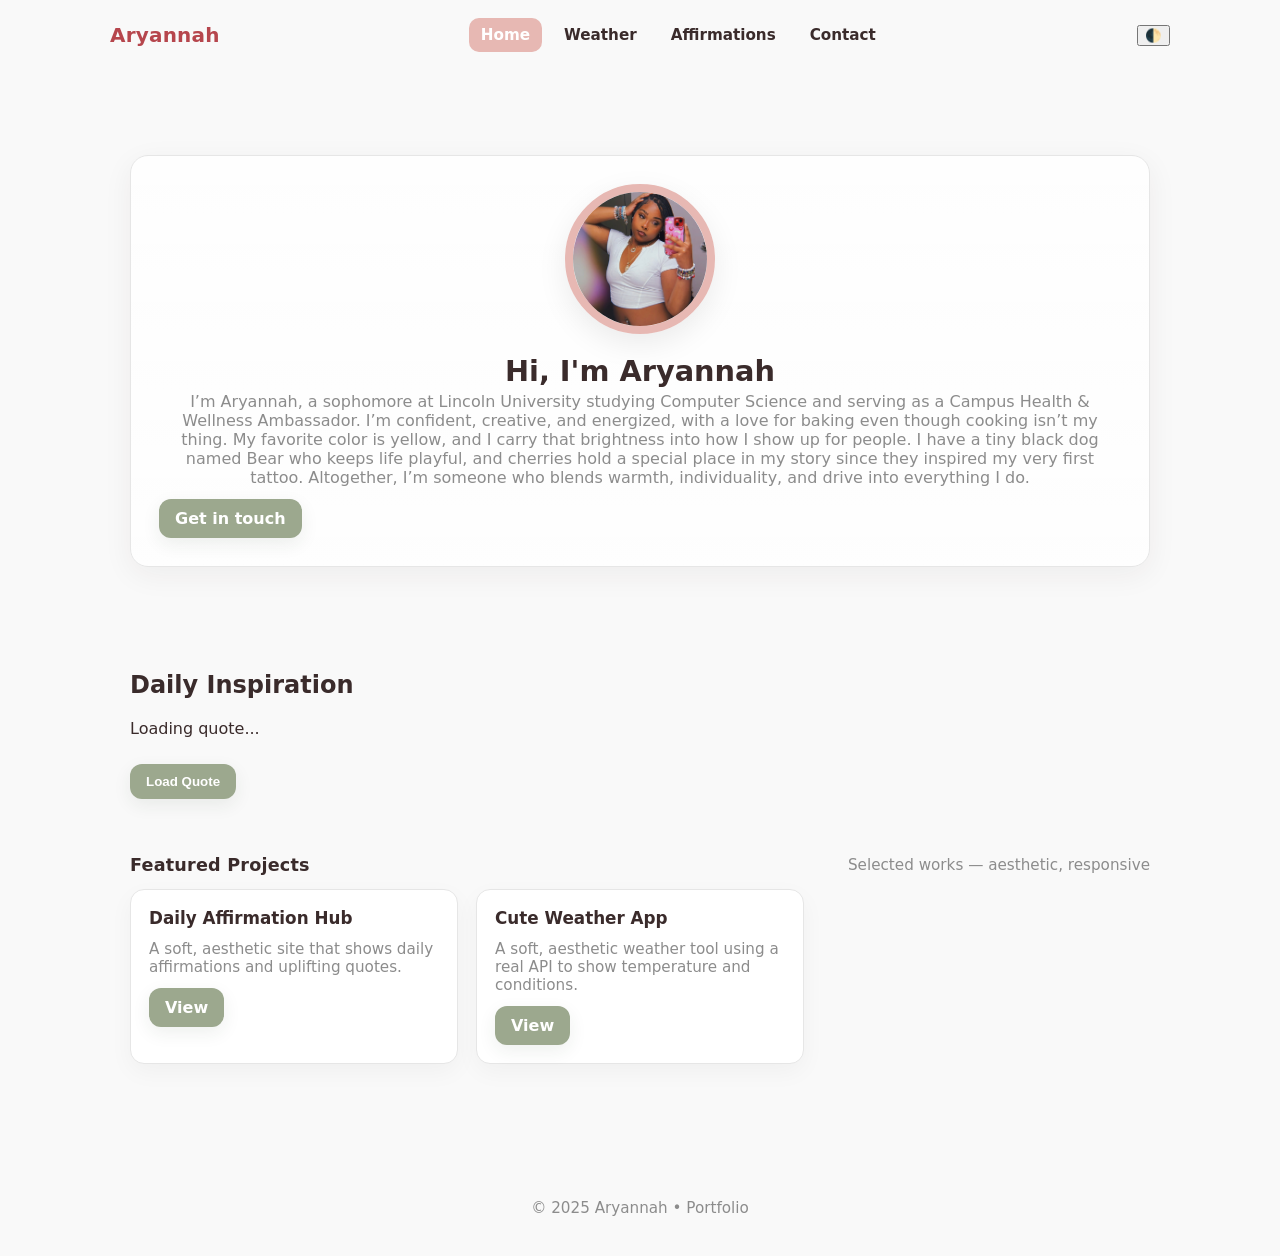
<file: index.html>
<!doctype html>
<html lang="en">
<head>
  <meta charset="utf-8" />
  <meta name="viewport" content="width=device-width, initial-scale=1" />
  <title>Aryannah • Portfolio</title>
  <link rel="stylesheet" href="style.css" />
</head>
<body>

  <nav class="nav">
    <div class="nav-inner">
      <a href="index.html" class="logo">Aryannah</a>
      <div class="links">
        <a href="index.html" class="active">Home</a>
        <a href="weather.html">Weather</a>
        <a href="affirmations.html">Affirmations</a>
        <a href="contact.html">Contact</a>
      </div>
      <button id="themeToggle" aria-label="Toggle theme">🌓</button>
    </div>
  </nav>

  <main class="container">

    <!-- HERO SECTION -->
    <section class="hero">
      <div class="hero-card">
        <img class="avatar" src="pfp.jpg" alt="Aryannah avatar" />
        <div class="hero-text">
          <h1>Hi, I'm <span class="highlight">Aryannah</span></h1>
          <p>
          I’m Aryannah, a sophomore at Lincoln University studying Computer Science and serving as a Campus Health & Wellness Ambassador. 
          I’m confident, creative, and energized, with a love for baking even though cooking isn’t my thing. My favorite color is yellow, 
          and I carry that brightness into how I show up for people. I have a tiny black dog named Bear who keeps life playful, 
          and cherries hold a special place in my story since they inspired my very first tattoo. 
          Altogether, I’m someone who blends warmth, individuality, and drive into everything I do.
          </p>

          <div class="hero-cta">
            <a class="btn" href="contact.html">Get in touch</a>
            
          </div>
        </div>
      </div>
    </section>

    <!-- API SECTION -->
    <section class="api container">
      <h2>Daily Inspiration</h2>
      <p id="quote">Loading quote...</p>
      <button id="load" class="btn" style="margin-top:10px;">Load Quote</button>
    </section>


    <!-- PROJECTS SECTION -->
    <section class="container">
      <div class="section-title">
        <h2>Featured Projects</h2>
        <div class="section-sub">Selected works — aesthetic, responsive</div>
      </div>

      <div class="grid">
        
        <article class="card">
          <h3>Daily Affirmation Hub</h3>
          <p>A soft, aesthetic site that shows daily affirmations and uplifting quotes.</p>
          <div style="display:flex;justify-content:space-between;align-items:center;">
            <a class="btn" href="affirmations.html">View</a>
          </div>
        </article>

        <article class="card">
          <h3>Cute Weather App</h3>
          <p>A soft, aesthetic weather tool using a real API to show temperature and conditions.</p>
          <div style="display:flex;justify-content:space-between;align-items:center;">
            
            <a class="btn" href="weather.html">View</a>
          </div>
        </article>


        

      </div>
    </section>

  </main>

  <footer>
    <p>© 2025 Aryannah • Portfolio</p>
  </footer>

  <script src="script.js"></script>
</body>
</html>
</file>
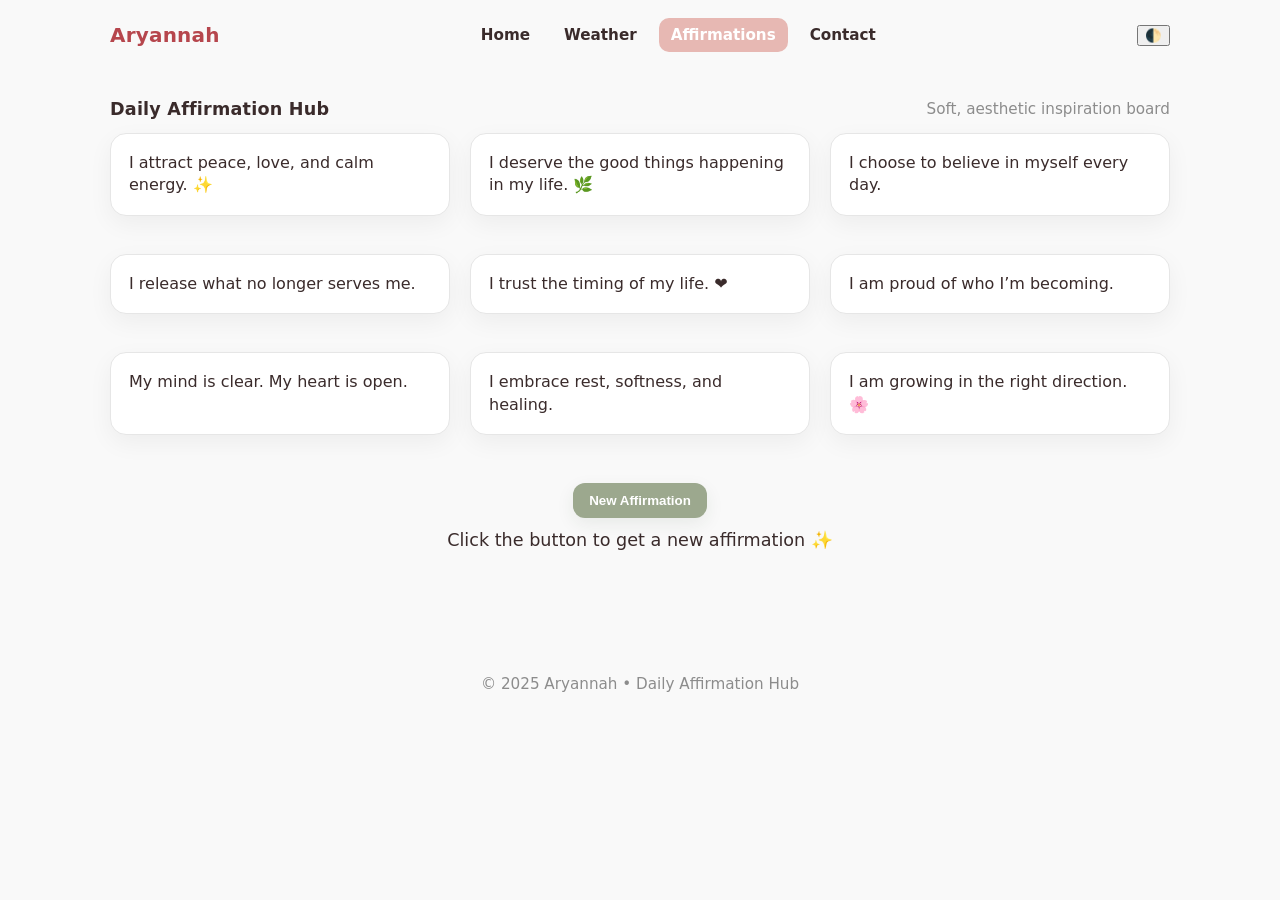
<file: affirmations.html>
<!doctype html>
<html lang="en">
<head>
  <meta charset="UTF-8" />
  <meta name="viewport" content="width=device-width, initial-scale=1" />
  <title>Daily Affirmation Hub • Aryannah</title>
  <link rel="stylesheet" href="style.css" />
</head>
<body>

  <!-- NAVIGATION -->
  <nav class="nav">
    <div class="nav-inner">
      <a href="index.html" class="logo">Aryannah</a>
      <div class="links">
        <a href="index.html">Home</a>
        <a href="weather.html">Weather</a>
        <a href="affirmations.html" class="active">Affirmations</a>
        <a href="contact.html">Contact</a>
      </div>
      <button id="themeToggle" aria-label="Toggle theme">🌓</button>
    </div>
  </nav>

  <main class="container">
    <div class="section-title">
      <h2>Daily Affirmation Hub</h2>
      <div class="section-sub">Soft, aesthetic inspiration board</div>
    </div>

    <!-- PINTEREST-STYLE GRID -->
    <div class="grid pinterest-grid">
      <div class="aff-card">I attract peace, love, and calm energy. ✨</div>
      <div class="aff-card">I deserve the good things happening in my life. 🌿</div>
      <div class="aff-card">I choose to believe in myself every day.</div>
      <div class="aff-card">I release what no longer serves me.</div>
      <div class="aff-card">I trust the timing of my life. ❤️</div>
      <div class="aff-card">I am proud of who I’m becoming.</div>
      <div class="aff-card">My mind is clear. My heart is open.</div>
      <div class="aff-card">I embrace rest, softness, and healing.</div>
      <div class="aff-card">I am growing in the right direction. 🌸</div>
    </div>

    <!-- RANDOM AFFIRMATION BUTTON -->
    <div style="text-align:center; margin-top:28px;">
      <button id="load" class="btn">New Affirmation</button>
      <p id="quote" style="margin-top:12px; font-size:1.1rem; text-align:center;">
        Click the button to get a new affirmation ✨
      </p>
    </div>
  </main>

  <footer>
    <p>© 2025 Aryannah • Daily Affirmation Hub</p>
  </footer>

  <script src="script.js"></script>
</body>
</html>
</file>
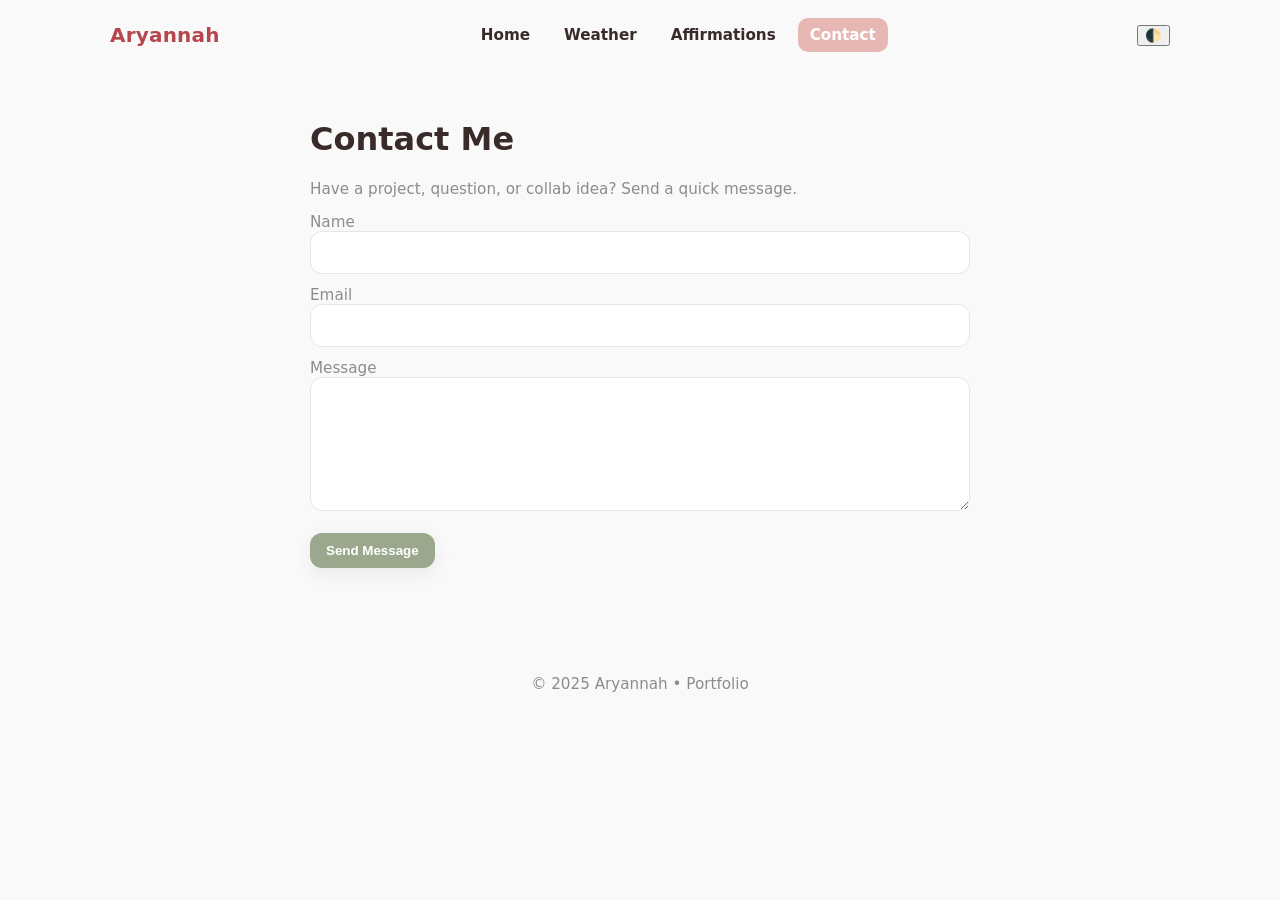
<file: contact.html>
<!doctype html>
<html lang="en">
<head>
  <meta charset="utf-8" />
  <meta name="viewport" content="width=device-width, initial-scale=1" />
  <title>Contact • Aryannah</title>
  <link rel="stylesheet" href="style.css" />
</head>
<body>

  <nav class="nav">
    <div class="nav-inner">
      <a href="index.html" class="logo">Aryannah</a>
      <div class="links">
        <a href="index.html">Home</a>
        <a href="weather.html">Weather</a>
        <a href="affirmations.html">Affirmations</a>
        <a class="active" href="contact.html">Contact</a>
      </div>
      <button id="themeToggle">🌓</button>
    </div>
  </nav>

  <main class="container form-wrapper">
    <div style="max-width:700px;margin:0 auto;">
      <h1>Contact Me</h1>
      <p class="section-sub">Have a project, question, or collab idea? Send a quick message.</p>

      <form id="contactForm">
        <label>Name<input name="name" required></label>
        <label>Email<input name="email" type="email" required></label>
        <label>Message<textarea name="message" rows="6" required></textarea></label>

        <div style="display:flex;gap:12px;align-items:center;margin-top:6px;">
          <button class="btn" type="submit">Send Message</button>
          <span id="status" style="color:var(--muted);font-size:0.95rem;"></span>
        </div>
      </form>
    </div>
  </main>

  <footer>
    <p>© 2025 Aryannah • Portfolio</p>
  </footer>

  <script src="script.js"></script>
</body>
</html>
</file>
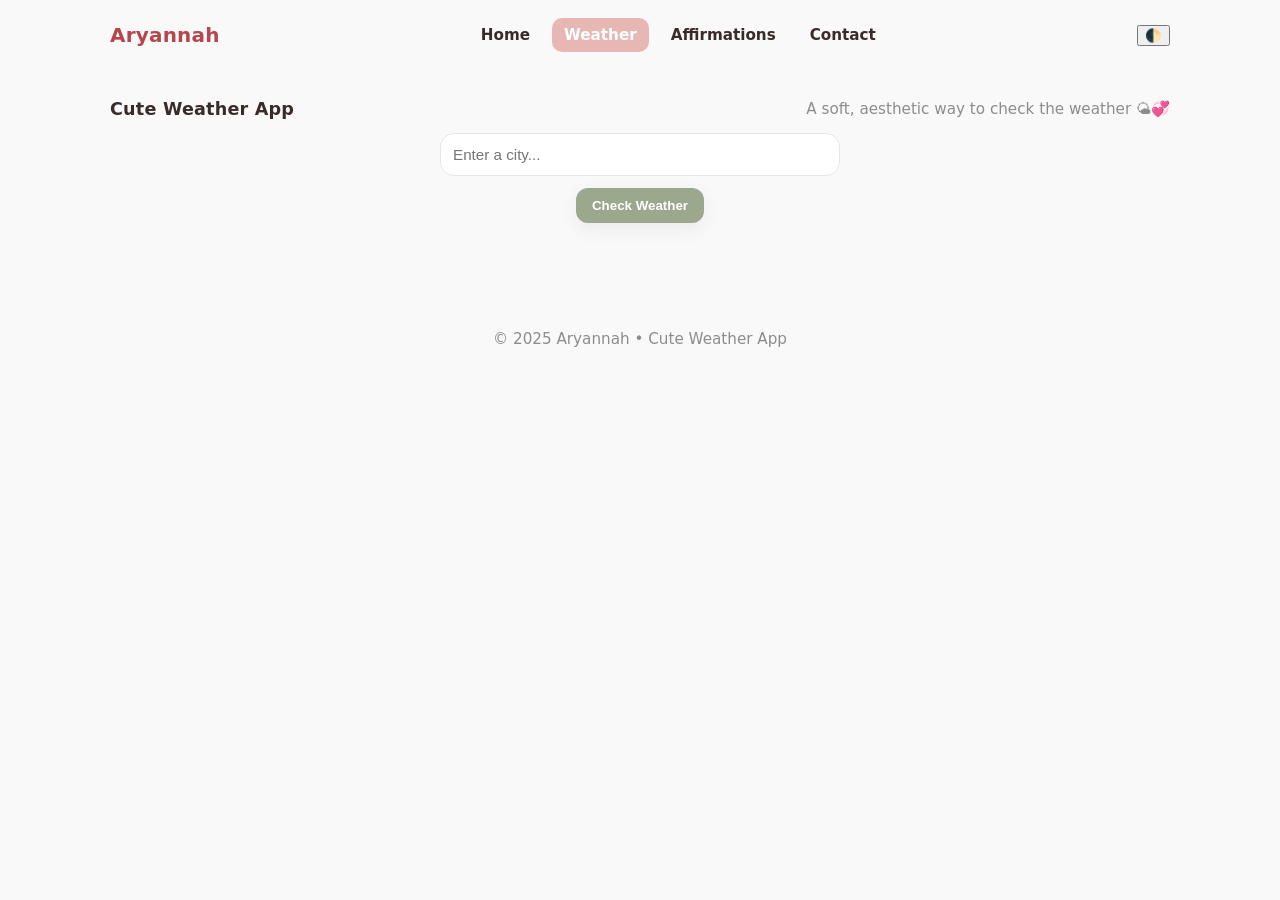
<file: weather.html>
<!doctype html>
<html lang="en">
<head>
  <meta charset="UTF-8" />
  <meta name="viewport" content="width=device-width, initial-scale=1" />
  <title>Cute Weather App • Aryannah</title>
  <link rel="stylesheet" href="style.css" />
</head>

<body>

  <!-- NAVIGATION -->
  <nav class="nav">
    <div class="nav-inner">
      <a href="index.html" class="logo">Aryannah</a>
      <div class="links">
        <a href="index.html">Home</a>
        <a href="weather.html" class="active">Weather</a>
        <a href="affirmations.html">Affirmations</a>
        
        <a href="contact.html">Contact</a>
      </div>
      <button id="themeToggle" aria-label="Toggle theme">🌓</button>
    </div>
  </nav>

  <main class="container">

    <div class="section-title">
      <h2>Cute Weather App</h2>
      <div class="section-sub">A soft, aesthetic way to check the weather 🌤💞</div>
    </div>

    <!-- SEARCH BAR -->
    <div style="max-width:400px;margin:0 auto;text-align:center;">
      <input id="cityInput" 
             placeholder="Enter a city..."
             style="width:100%;padding:12px;border-radius:14px;border:1px solid var(--border);background:var(--card);">
      
      <button id="checkWeatherBtn" class="btn" style="margin-top:12px;">Check Weather</button>
    </div>

    <!-- RESULT CARD -->
    <div id="weatherCard" 
         style="display:none;margin:28px auto;padding:20px;border-radius:18px;
                background:var(--card);border:1px solid var(--border);
                box-shadow:0 8px 24px rgba(0,0,0,0.05);max-width:400px;
                text-align:center;">
      
      <h3 id="cityName" style="margin:0 0 10px 0;"></h3>
      <p id="temp" style="font-size:2rem;margin:0;"></p>
      <p id="description" style="margin:10px 0;"></p>
      <p id="details" style="color:var(--muted);font-size:0.95rem;"></p>
    </div>

  </main>

  <footer>
    <p>© 2025 Aryannah • Cute Weather App</p>
  </footer>

  <script src="script.js"></script>
</body>
</html>
</file>
<file: style.css>
:root{
  --w: 1100px;

  /* LIGHT THEME */
  --bg: #F9F9F9;           /* soft white */
  --text: #3A2B2B;         /* soft brown */
  --accent: #B6464D;       /* cherry red */
  --accent-light: #E7B8B3; /* dusty pink */
  --accent-green: #9CA88E; /* sage green */
  --card: #FFFFFF;         /* white */
  --muted: #8c8c8c;
  --border: #e6e6e6;
  --avatar-border: var(--accent-light);
}

[data-theme="dark"]{
  --bg: #3D0D0D;
  --text: #F9F9F9;
  --accent: #E48A8F;
  --accent-green: #4D5A45;
  --card: #5B1A1E;
  --border: #2A090A;
  --avatar-border: var(--accent);

}

/* GLOBAL RESET */
*{box-sizing:border-box}
body{
  margin:0;
  font-family: Inter, ui-sans-serif, system-ui, -apple-system, "Segoe UI", Roboto, "Helvetica Neue", Arial;
  background:var(--bg);
  color:var(--text);
  -webkit-font-smoothing:antialiased;
  -moz-osx-font-smoothing:grayscale;
  transition:background .25s, color .25s;
}

/* SITE WRAPPER */
.container{
  max-width:var(--w);
  margin:0 auto;
  padding:28px 20px;
}

/* NAV */
.nav{
  background:transparent;
  padding:18px 0;
  border-bottom:1px solid transparent;
}
.nav-inner{
  max-width:var(--w);
  margin:0 auto;
  display:flex;
  align-items:center;
  justify-content:space-between;
  gap:16px;
  padding:0 20px;
}
.logo{
  font-weight:800;
  color:var(--accent);
  text-decoration:none;
  letter-spacing:0.2px;
  font-size:1.25rem;
}
.links{
  display:flex;
  gap:10px;
  align-items:center;
}
.links a{
  text-decoration:none;
  color:var(--text);
  padding:8px 12px;
  border-radius:10px;
  font-weight:600;
  font-size:0.95rem;
  transition:all .18s ease;
}
.links a:hover{ transform:translateY(-2px); background:var(--accent-light); color:white; }
.links a.active{ background:var(--accent-light); color:white; }

/* HERO */
.hero{
  display:flex;
  align-items:center;
  gap:28px;
  padding:36px 20px;
  border-radius:18px;
  margin:20px auto;
  max-width:var(--w);
}
.hero-card{
  background:linear-gradient(180deg, rgba(255,255,255,0.85), rgba(255,255,255,0.88));
  border-radius:18px;
  padding:28px;
  display:flex;
  gap:22px;
  display:flex;
  align-items:center;
  flex-direction:column;
  text-align:center;
  box-shadow: 0 8px 30px rgba(50,40,40,0.06);
  border:1px solid var(--border);
  width:100%;
}
.avatar {
  width:150px;
  height:150px;
  object-fit:cover;
  border-radius:50%;           /* fully round */
  border:8px solid var(--avatar-border); /* soft pink border */
  box-shadow: 0 10px 30px rgba(0,0,0,0.08);
  margin: 0 auto;              /* makes it centered */
  display:block;               /* allow margin auto to work */
}

.hero-text h1{
  margin:0 0 6px 0;
  font-size:1.8rem;
  line-height:1.05;
}
.hero-text p{
  margin:0 0 12px 0;
  color:var(--muted);
}
.hero-cta{
  display:flex;
  gap:10px;
  align-items:center;
}

/* BUTTONS */
.btn{
  display:inline-flex;
  align-items:center;
  gap:8px;
  background:var(--accent-green);
  color:#fff;
  padding:10px 16px;
  border-radius:12px;
  text-decoration:none;
  font-weight:700;
  border:none;
  cursor:pointer;
  transition:transform .12s ease, box-shadow .12s ease, opacity .12s ease;
  box-shadow: 0 6px 18px rgba(40,60,40,0.08);
}
.btn:hover{ transform:translateY(-3px); opacity:0.95; }

/* secondary button */
.btn.ghost{
  background:transparent;
  color:var(--accent);
  border:1px solid rgba(182,70,77,0.12);
  box-shadow:none;
}

/* SECTIONS */
.section-title{
  display:flex;
  align-items:center;
  justify-content:space-between;
  gap:12px;
  margin-bottom:14px;
}
.section-title h2{
  margin:0;
  font-size:1.1rem;
  letter-spacing:0.2px;
}
.section-sub{ color:var(--muted); font-size:0.95rem; }

/* PROJECT GRID — aesthetic rounded cards */
.grid{
  display:grid;
  grid-template-columns:repeat(auto-fill, minmax(260px, 1fr));
  gap:18px;
  margin-top:8px;
}
.card{
  background:var(--card);
  border-radius:14px;
  padding:18px;
  border:1px solid var(--border);
  box-shadow: 0 8px 24px rgba(20,20,20,0.04);
  transition:transform .16s ease, box-shadow .16s ease;
  display:flex;
  flex-direction:column;
  gap:12px;
}
.card:hover{
  transform:translateY(-6px);
  box-shadow: 0 14px 40px rgba(20,20,20,0.06);
}
.card h3{ margin:0; font-size:1.05rem; }
.card p{ margin:0; color:var(--muted); font-size:0.95rem; }

/* small tag style */
.tag{
  display:inline-block;
  padding:6px 10px;
  background:linear-gradient(90deg, rgba(156,168,142,0.12), rgba(182,70,77,0.06));
  border-radius:999px;
  color:var(--muted);
  font-weight:700;
  font-size:0.85rem;
}

/* CONTACT FORM */
.form-wrapper{
  max-width:700px;
  margin:0 auto;
}
form{
  display:grid;
  gap:12px;
  margin-top:8px;
}
label{ display:block; font-size:0.95rem; color:var(--muted); }
input, textarea{
  width:100%;
  padding:12px;
  border-radius:12px;
  border:1px solid var(--border);
  background:var(--card);
  color:var(--text);
  font-size:0.95rem;
}
input:focus, textarea:focus{ outline:none; box-shadow:0 6px 20px rgba(156,168,142,0.06); transform:none; }

/* FOOTER */
footer{
  margin-top:40px;
  padding:24px 20px;
  text-align:center;
  color:var(--muted);
  font-size:0.95rem;
}

/* RESPONSIVE */
@media (max-width:880px){
  .hero{ padding:18px 12px; }
  .hero-card{ flex-direction:column; text-align:center; gap:14px; }
  .nav-inner{ padding:0 12px; }
}
/* Pinterest Grid layout */
.pinterest-grid {
  column-count: 3;
  column-gap: 20px;
}

.aff-card {
  background: var(--card);
  padding: 18px;
  margin: 0 0 20px;
  border-radius: 16px;
  display: inline-block;
  width: 100%;
  font-size: 1rem;
  color: var(--text);
  border: 1px solid var(--border);
  box-shadow: 0 8px 24px rgba(0,0,0,0.05);
  line-height: 1.4;
  transition: transform .15s ease;
}

.aff-card:hover {
  transform: translateY(-4px);
}

/* Mobile fix */
@media (max-width: 700px) {
  .pinterest-grid {
    column-count: 1;
  }
}
</file>
